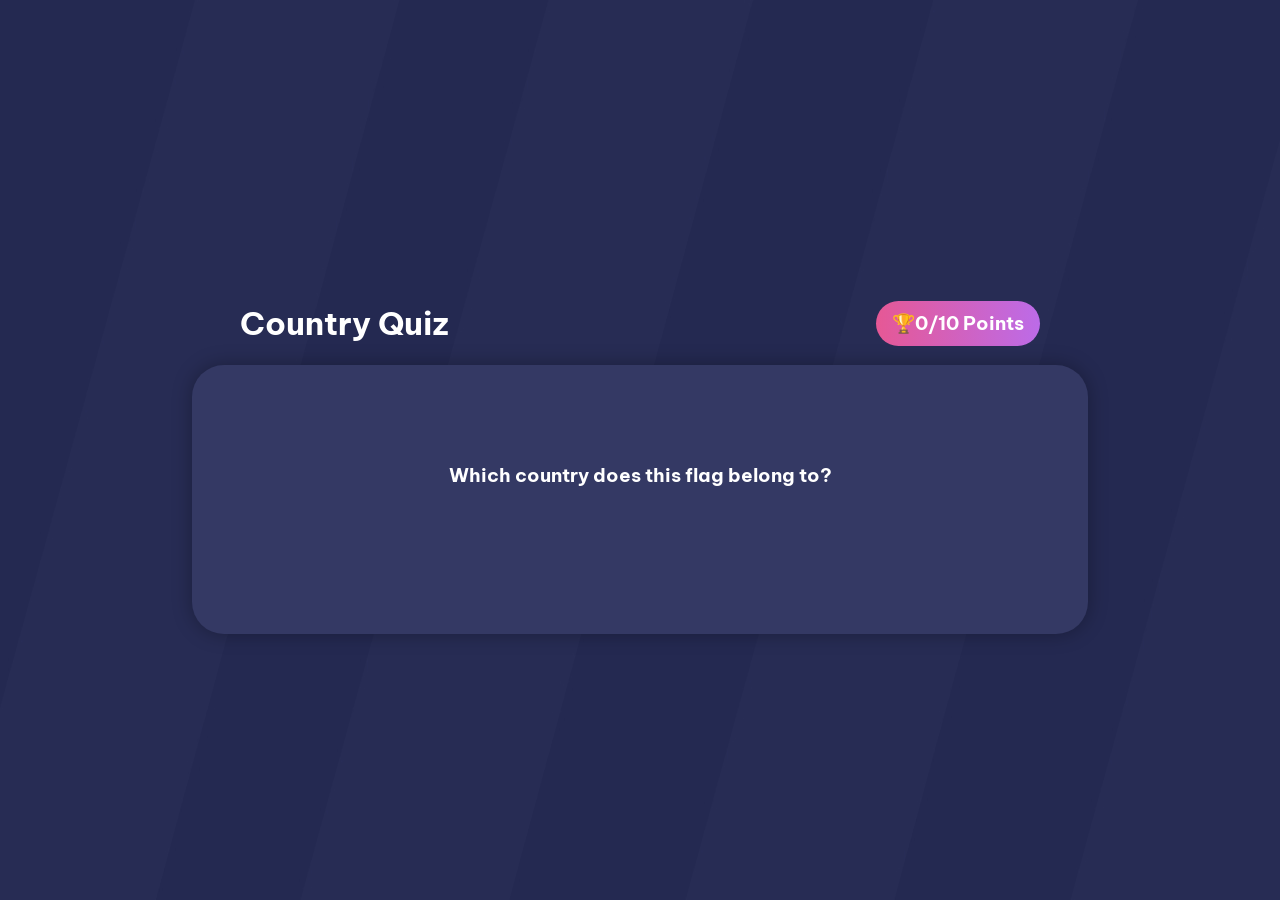
<file: index.html>
<!doctype html>

<html lang="en">
  <head>
    <meta charset="UTF-8" />
    <meta name="viewport" content="width=device-width, initial-scale=1.0" />
    <meta http-equiv="X-UA-Compatible" content="ie=edge" />
    <title>country quiz</title>
    <link rel="stylesheet" href="styles.css" />
    <link rel="icon" type="image/ico" href="assets/favicon.ico" />
  </head>

  <body>
    <div id="title__wrapper">
      <h1 id="title__text">Country Quiz</h1>
      <h3 id="title__points">
        🏆 <span id="points-display">0</span>/10 Points
      </h3>
    </div>
    <div id="content">
      <div id="number__wrapper"></div>
      <h3 id="question">
        Which country does this flag <span id="flag"></span> belong to?
      </h3>
      <div id="answer__wrapper"></div>
    </div>

    <template id="number__template">
      <h3 class="number__item--inactive"></h3>
    </template>

    <template id="answer__template">
      <h3 class="answer__item--inactive">ans 1</h3>
    </template>

    <script src="main.js"></script>
  </body>
</html>
</file>
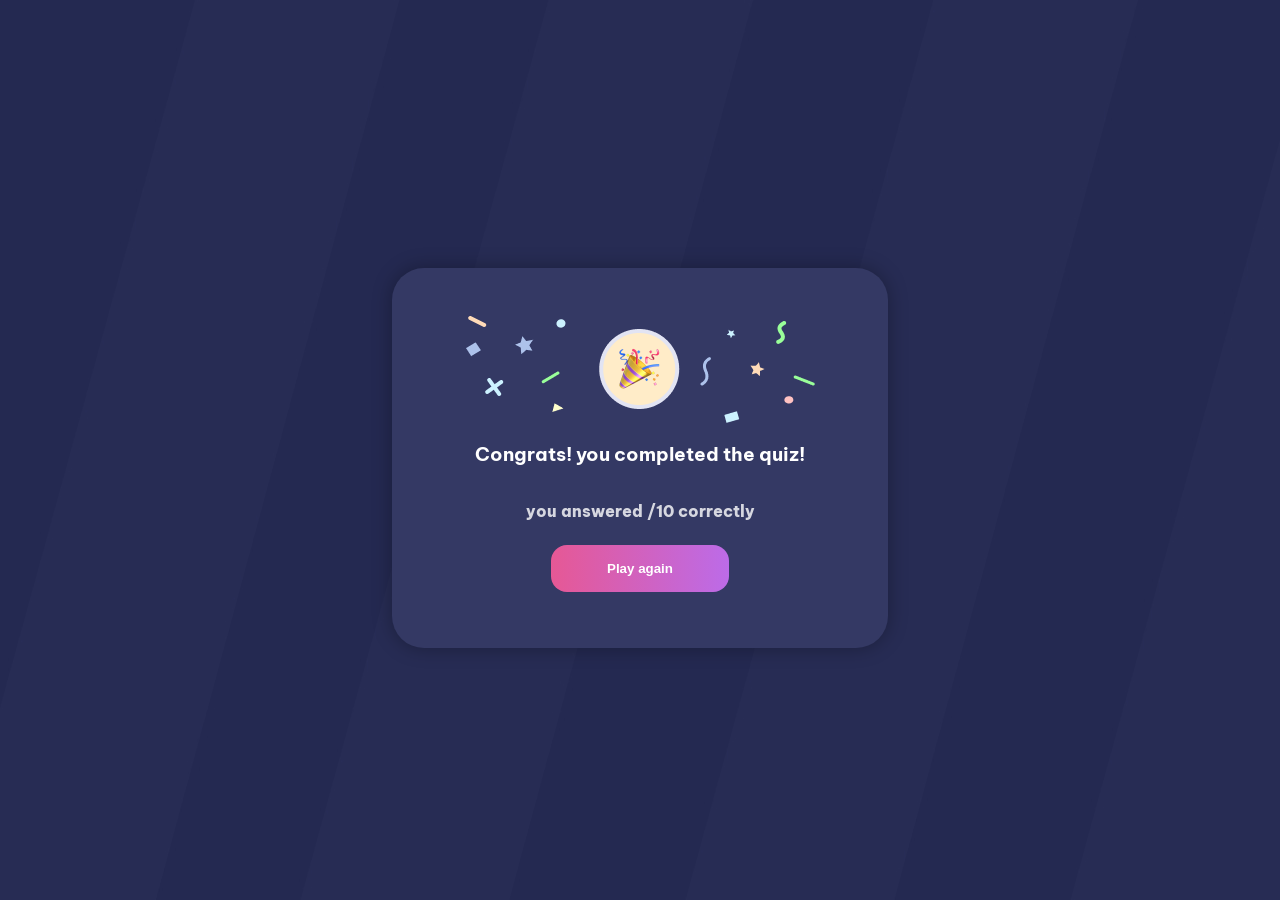
<file: game_over.html>
<!doctype html>
<html lang="en">
  <head>
    <meta charset="UTF-8" />
    <meta name="viewport" content="width=device-width, initial-scale=1.0" />
    <title>country quiz</title>
    <link rel="stylesheet" href="styles.css" />
  </head>
  <body>
    <script type="module" src="game_over.js"></script>
    <div id="congrats__content">
      <img src="assets/congrats.png" id="congrats__img" />
      <h3 id="congrats__text">Congrats! you completed the quiz!</h3>
      <p id="congrats__subtext">
        you answered <span id="correct-answers">0</span>/10 correctly
      </p>
      <input type="button" id="play-again__button" value="Play again" />
    </div>
  </body>
</html>
</file>
<file: styles.css>
@import url("https://fonts.googleapis.com/css2?family=Be+Vietnam+Pro:ital,wght@0,100;0,200;0,300;0,400;0,500;0,600;0,700;0,800;0,900;1,100;1,200;1,300;1,400;1,500;1,600;1,700;1,800;1,900&display=swap");

html,
body {
  width: 100%;
  height: 100%;
}

html {
  font-family: "Be Vietnam Pro", sans-serif;
  font-weight: 800;
  font-style: normal;
  color: white;

  background-image: url("assets/bg.jpg");
  background-repeat: no-repeat;
  background-size: 100% 100%;
  display: flex;
  justify-content: center;
}

body {
  display: flex;
  flex-direction: column;
  justify-content: center;
  align-items: center;
  width: min(50rem, 90%);
}

#title__wrapper {
  width: 100%;
  display: flex;
  justify-content: space-between;
}

#title__text {
}

#title__points {
  background: linear-gradient(to right, #e65895, #bc6be8);
  display: flex;
  align-items: center;
  padding: 0 1rem 0 1rem;
  border-radius: 50vw;
}

#content {
  width: 100%;
  background: #343964;
  box-shadow: 0px 0px 20px rgba(0, 0, 0, 0.3);
  border-radius: 2rem;
  padding: 3rem;

  display: flex;
  flex-direction: column;
  justify-content: space-around;
  align-items: center;
}

#number__wrapper {
  display: flex;
  justify-content: space-around;
  align-items: center;
  width: 100%;
  margin: 1rem;
}

.number__item--active {
  background: linear-gradient(to right, #e65895, #bc6be8);
  width: 3rem;
  height: 3rem;
  border-radius: 50%;
  display: flex;
  justify-content: center;
  align-items: center;
}

.number__item--inactive {
  background: #393f6e;
  width: 3rem;
  height: 3rem;
  border-radius: 50%;
  display: flex;
  justify-content: center;
  align-items: center;
}

#question {
}

#flag {
}

#answer__wrapper {
  width: min(30rem, 90%);
  display: grid;
  grid-template-columns: repeat(2, 1fr);
  grid-template-rows: repeat(2, 1fr);
  gap: 1rem;
  margin: 2rem;
}

.answer__item--active {
  background: linear-gradient(to right, #e65895, #bc6be8);
  display: flex;
  align-items: center;
  justify-content: center;
  height: 100%;
  border-radius: 1rem;
}

.answer__item--inactive {
  background: #393f6e;
  display: flex;
  align-items: center;
  justify-content: center;
  height: 100%;
  border-radius: 1rem;
}

#congrats__content {
  width: 50%;
  background: #343964;
  box-shadow: 0px 0px 20px rgba(0, 0, 0, 0.3);
  border-radius: 2rem;
  padding: 3rem;

  display: flex;
  flex-direction: column;
  justify-content: space-around;
  align-items: center;
}

#congrats__img {
}

#congrats__text {
}

#congrats__subtext {
  margin: 1rem;
  opacity: 0.8;
}

#correct-answers {
}

#play-again__button {
  background: linear-gradient(to right, #e65895, #bc6be8);
  color: white;
  padding-left: 3.5rem;
  padding-right: 3.5rem;
  padding-top: 1rem;
  padding-bottom: 1rem;
  border-radius: 1rem;
  border: none;
  margin: 0.5rem;
  font-weight: 900;
}
</file>
